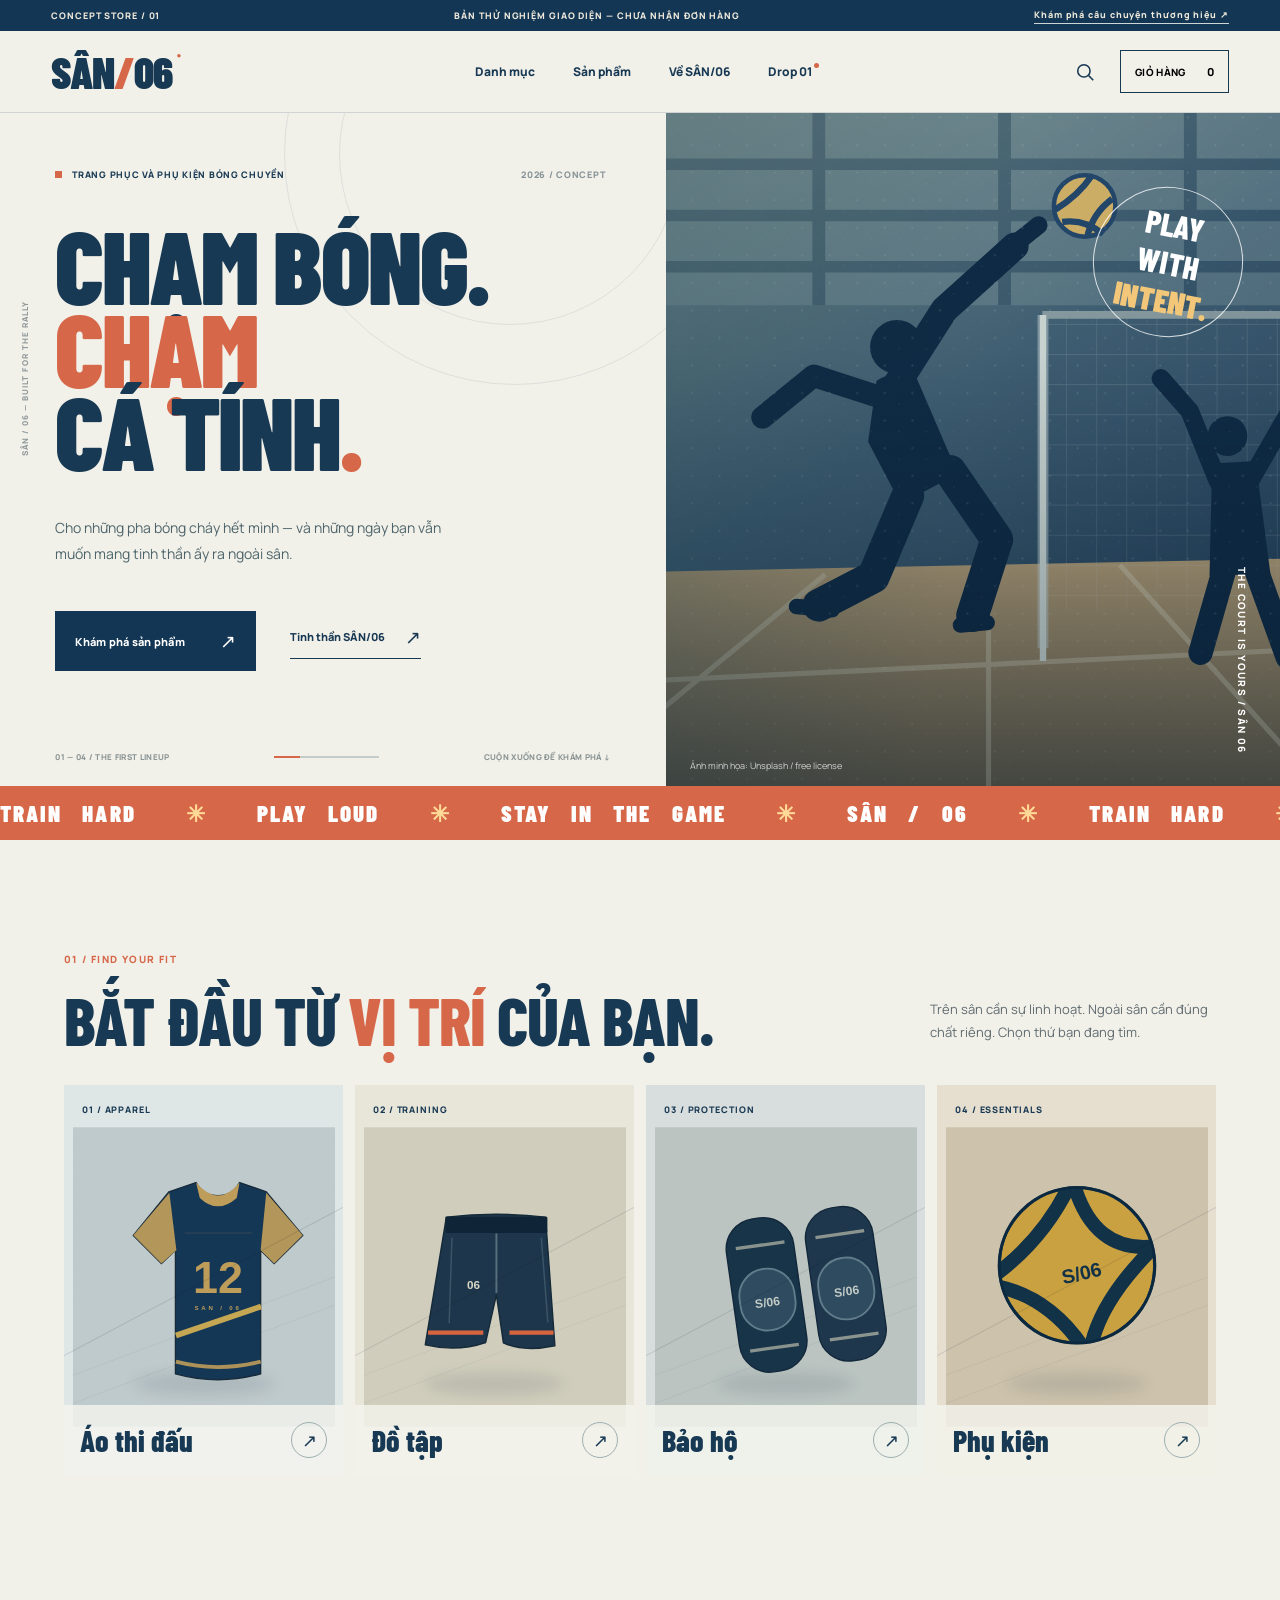
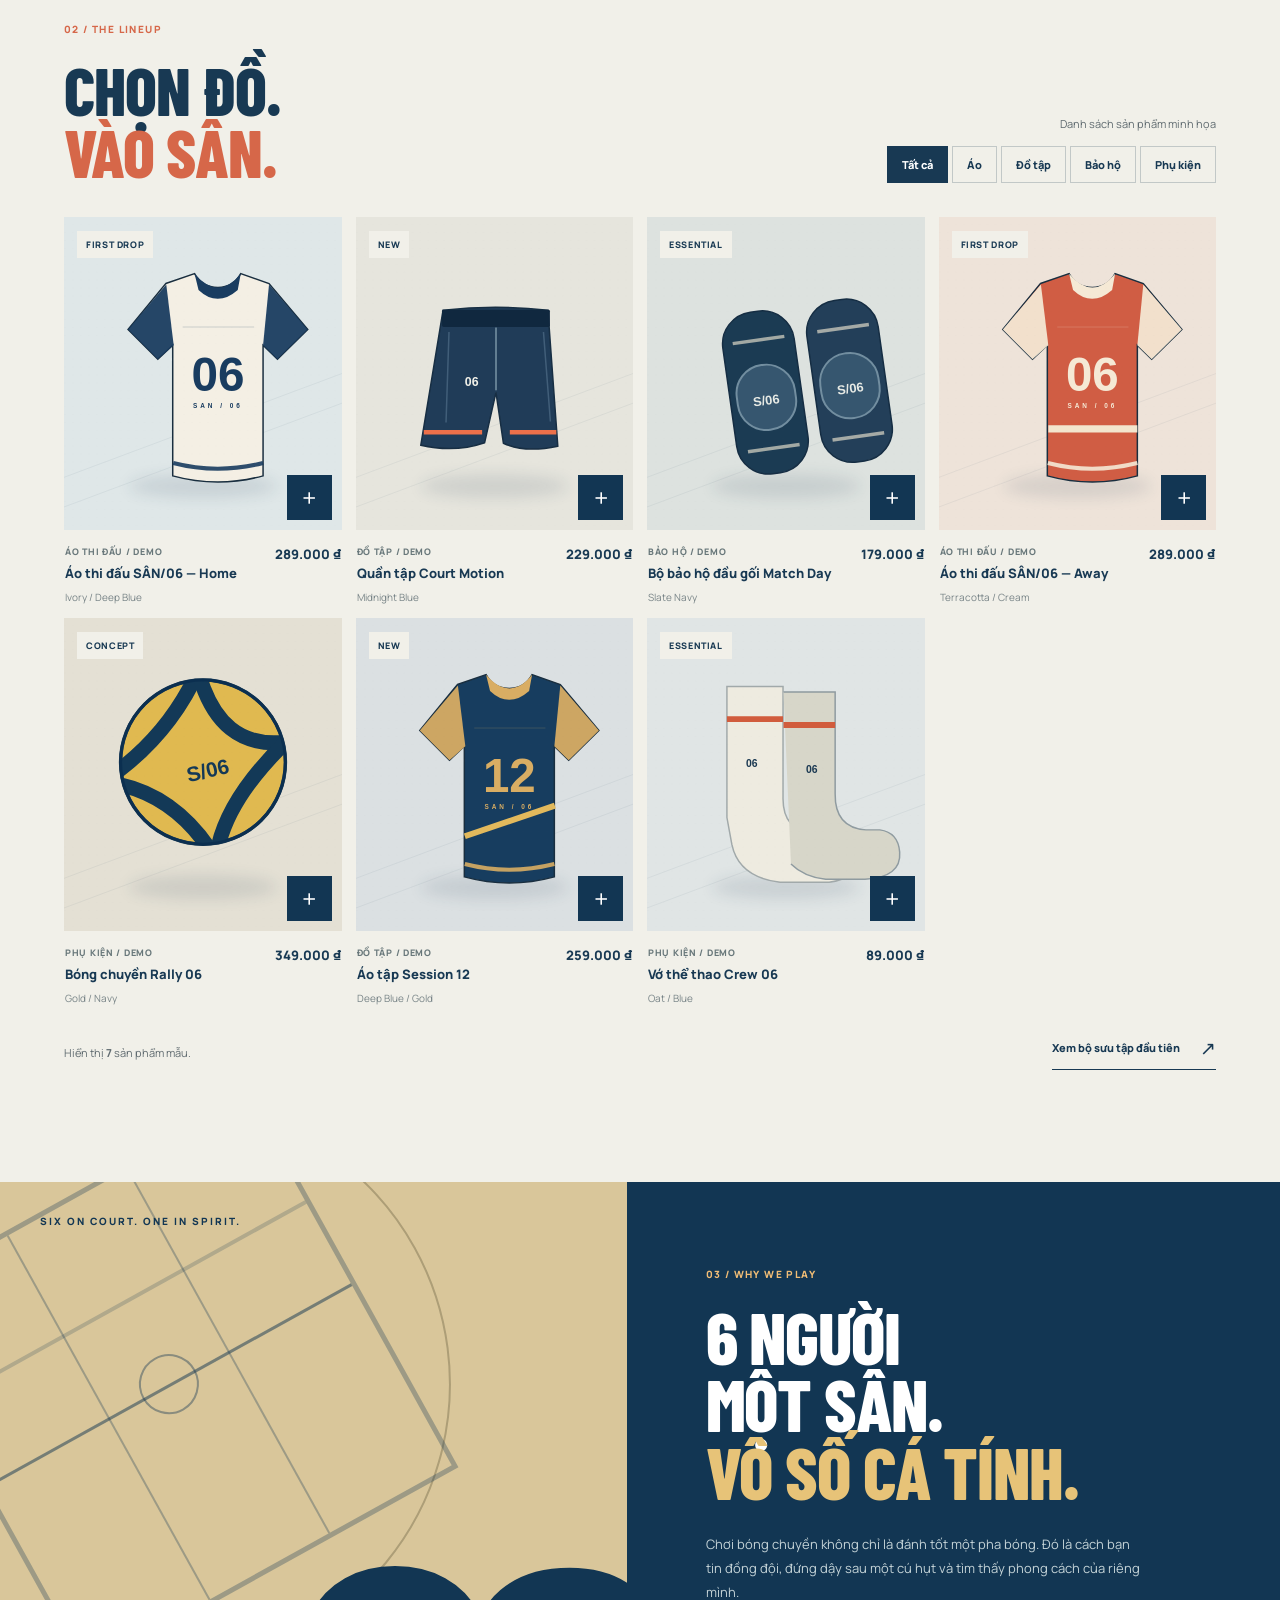
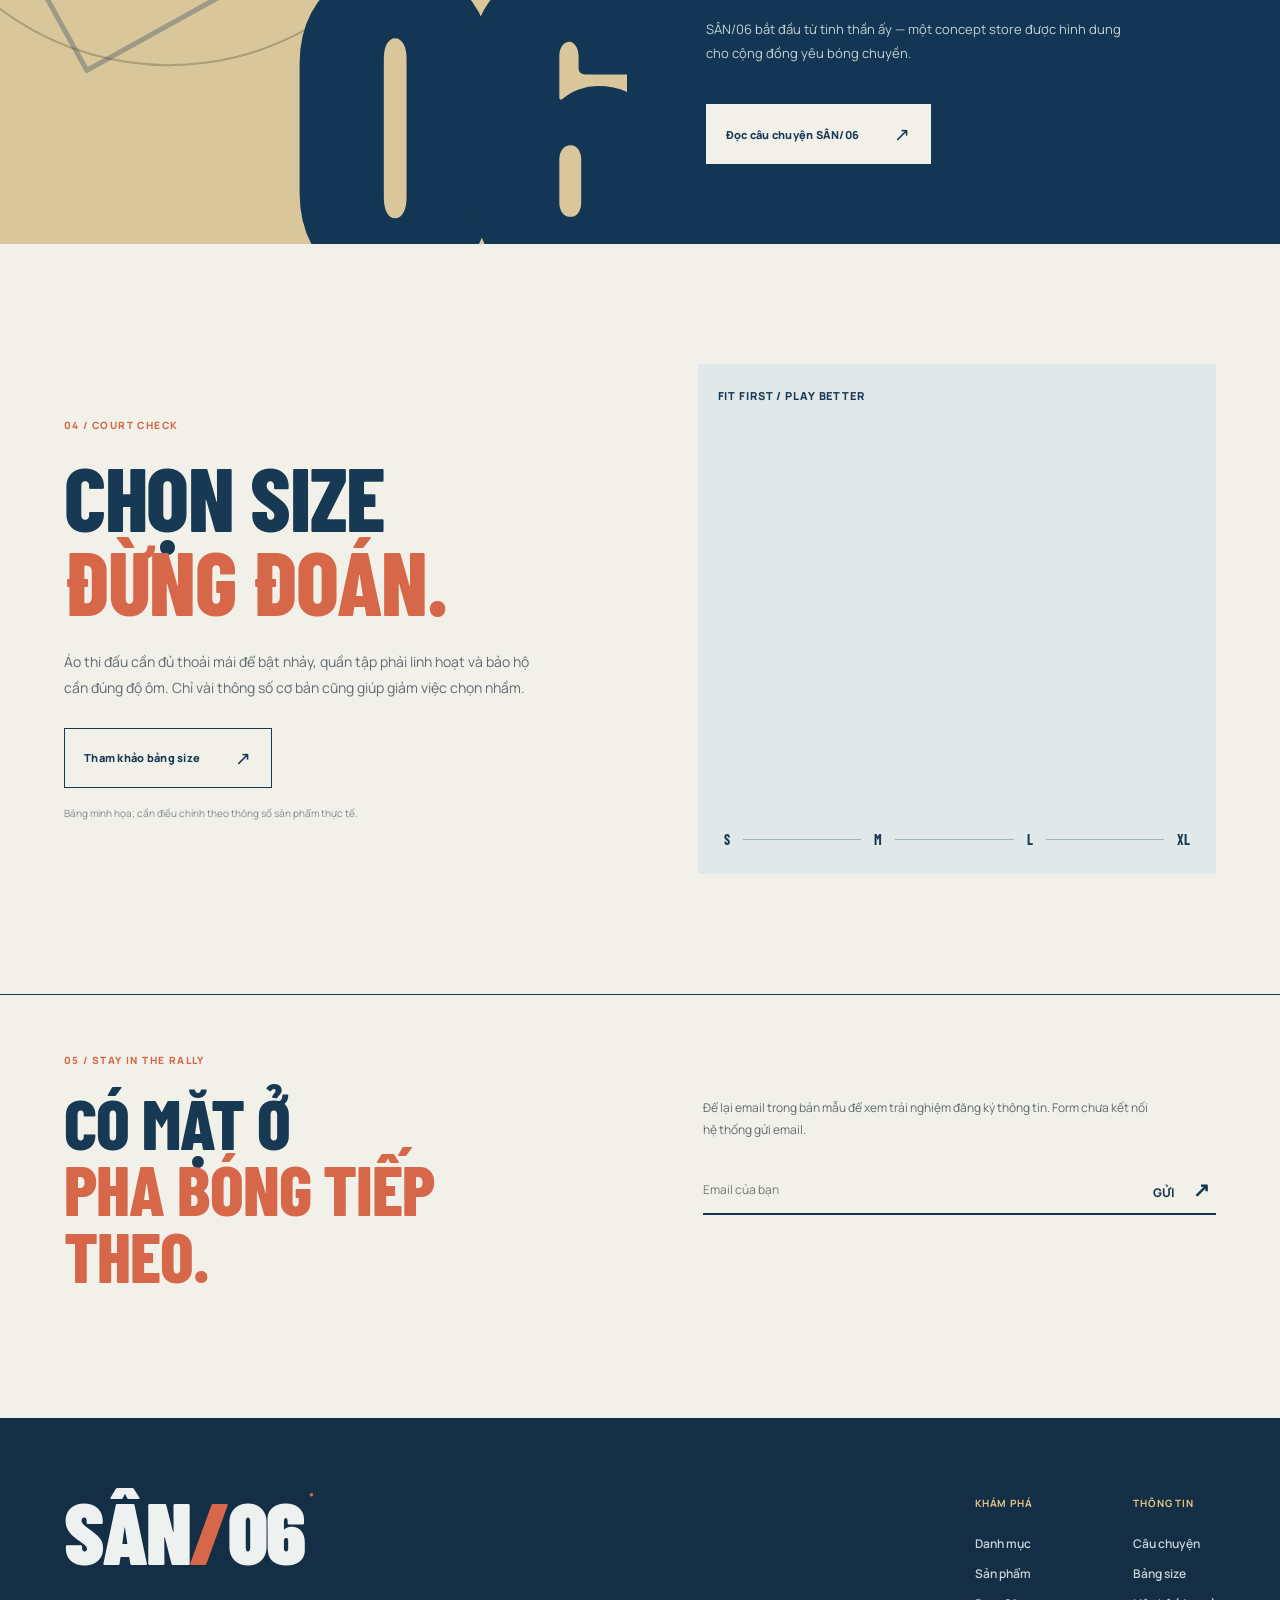
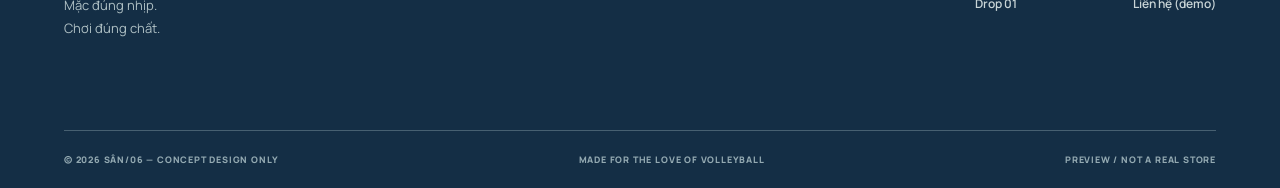
<file: volleyball-store/index.html>
<!doctype html>
<html lang="vi">
<head>
  <meta charset="UTF-8" />
  <meta name="viewport" content="width=device-width, initial-scale=1.0" />
  <meta name="theme-color" content="#f1f0e9" />
  <meta name="description" content="SÂN/06 — concept store trang phục và phụ kiện bóng chuyền. Tìm outfit, đồ tập và phụ kiện cho nhịp chơi của bạn." />
  <title>SÂN/06 — Trang chủ / The Game Starts Here</title>
  <link rel="preconnect" href="https://fonts.googleapis.com" />
  <link rel="preconnect" href="https://fonts.gstatic.com" crossorigin />
  <link href="https://fonts.googleapis.com/css2?family=Barlow+Condensed:wght@400;500;600;700;800;900&family=Manrope:wght@400;500;600;700;800&display=swap" rel="stylesheet" />
  <link rel="stylesheet" href="styles.css" />
  <script src="app.js" defer></script>
</head>
<body data-page="home">
  <a class="skip-link" href="#main">Đi đến nội dung</a>
  <div class="notice-bar"><span>CONCEPT STORE / 01</span><span>BẢN THỬ NGHIỆM GIAO DIỆN — CHƯA NHẬN ĐƠN HÀNG</span><a href="landing.html">Khám phá câu chuyện thương hiệu <span aria-hidden="true">↗</span></a></div>
  <header class="site-header">
    <a class="brand" href="index.html" aria-label="SÂN/06 — Trang chủ">SÂN<span class="brand-slash">/</span>06<span class="brand-dot">●</span></a>
    <nav class="desktop-nav" aria-label="Điều hướng chính"><a href="#categories">Danh mục</a><a href="#shop">Sản phẩm</a><a href="#story">Về SÂN/06</a><a href="landing.html">Drop 01 <span class="nav-dot"></span></a></nav>
    <div class="header-actions"><button class="icon-btn" data-open-search aria-label="Tìm kiếm sản phẩm"><svg viewBox="0 0 24 24" fill="none" stroke="currentColor" stroke-width="1.7"><circle cx="10.8" cy="10.8" r="6.7"/><path d="m16 16 5 5"/></svg></button><button class="cart-toggle" data-open-cart aria-label="Mở giỏ hàng">GIỎ HÀNG <span data-cart-count>0</span></button><button class="mobile-menu-btn" aria-label="Mở menu" aria-expanded="false" data-mobile-menu><span></span><span></span></button></div>
  </header>
  <nav class="mobile-nav" id="mobile-nav" aria-label="Điều hướng di động" hidden><a href="#categories">Danh mục</a><a href="#shop">Sản phẩm</a><a href="#story">Về chúng tôi</a><a href="landing.html">Drop 01</a></nav>
  <main id="main">
    <section class="home-hero" aria-labelledby="home-title">
      <div class="home-hero-copy"><div class="vertical-side-label">SÂN / 06 — BUILT FOR THE RALLY</div><div class="hero-overline"><span class="small-square"></span> TRANG PHỤC VÀ PHỤ KIỆN BÓNG CHUYỀN <span>2026 / CONCEPT</span></div><h1 id="home-title">CHẠM BÓNG.<br/><span>CHẠM</span><br/>CÁ TÍNH<span class="period">.</span></h1><p>Cho những pha bóng cháy hết mình — và những ngày bạn vẫn muốn mang tinh thần ấy ra ngoài sân.</p><div class="hero-actions"><a class="btn btn-ink" href="#shop">Khám phá sản phẩm <span aria-hidden="true">↗</span></a><a class="text-link" href="landing.html">Tinh thần SÂN/06 <span aria-hidden="true">↗</span></a></div><div class="hero-bottom"><span>01 — 04 / THE FIRST LINEUP</span><div class="home-hero-progress"><i></i></div><span>CUỘN XUỐNG ĐỂ KHÁM PHÁ ↓</span></div></div>
      <div class="home-hero-visual"><div class="hero-photo" role="img" aria-label="Các vận động viên thi đấu bóng chuyền trong nhà"><div class="image-credit">Ảnh minh họa: Unsplash / free license</div></div><div class="visual-stamp"><span>PLAY</span><span>WITH</span><strong>INTENT.</strong></div><div class="photo-edge-label">THE COURT IS YOURS / SÂN 06</div></div>
    </section>
    <div class="running-line" aria-hidden="true"><div class="running-inner">TRAIN HARD <i>✳</i> PLAY LOUD <i>✳</i> STAY IN THE GAME <i>✳</i> SÂN / 06 <i>✳</i> TRAIN HARD <i>✳</i> PLAY LOUD <i>✳</i> STAY IN THE GAME <i>✳</i></div></div>
    <section class="section-wrap categories-section" id="categories" aria-labelledby="categories-title"><div class="section-heading"><div><p class="section-index">01 / FIND YOUR FIT</p><h2 id="categories-title">BẮT ĐẦU TỪ <em>VỊ TRÍ</em> CỦA BẠN.</h2></div><p>Trên sân cần sự linh hoạt. Ngoài sân cần đúng chất riêng. Chọn thứ bạn đang tìm.</p></div><div class="category-grid"><a class="category-card cat-one" href="#shop" data-category-link="ao"><div class="category-number">01 / APPAREL</div><img src="assets/jersey-blue.svg" alt="Minh họa áo thi đấu bóng chuyền" loading="lazy"/><div class="category-bottom"><span>Áo thi đấu</span><span class="round-arrow">↗</span></div></a><a class="category-card cat-two" href="#shop" data-category-link="tap"><div class="category-number">02 / TRAINING</div><img src="assets/shorts.svg" alt="Minh họa quần tập bóng chuyền" loading="lazy"/><div class="category-bottom"><span>Đồ tập</span><span class="round-arrow">↗</span></div></a><a class="category-card cat-three" href="#shop" data-category-link="baove"><div class="category-number">03 / PROTECTION</div><img src="assets/kneepads.svg" alt="Minh họa bộ bảo vệ đầu gối bóng chuyền" loading="lazy"/><div class="category-bottom"><span>Bảo hộ</span><span class="round-arrow">↗</span></div></a><a class="category-card cat-four" href="#shop" data-category-link="phukien"><div class="category-number">04 / ESSENTIALS</div><img src="assets/volleyball.svg" alt="Minh họa bóng chuyền" loading="lazy"/><div class="category-bottom"><span>Phụ kiện</span><span class="round-arrow">↗</span></div></a></div></section>
    <section class="section-wrap products-section" id="shop" aria-labelledby="shop-title"><div class="section-heading heading-products"><div><p class="section-index">02 / THE LINEUP</p><h2 id="shop-title">CHỌN ĐỒ.<br/><em>VÀO SÂN.</em></h2></div><div class="product-controls"><span>Danh sách sản phẩm minh họa</span><div class="filter-row" role="group" aria-label="Lọc theo danh mục"><button class="filter active" data-filter="all" aria-pressed="true">Tất cả</button><button class="filter" data-filter="ao" aria-pressed="false">Áo</button><button class="filter" data-filter="tap" aria-pressed="false">Đồ tập</button><button class="filter" data-filter="baove" aria-pressed="false">Bảo hộ</button><button class="filter" data-filter="phukien" aria-pressed="false">Phụ kiện</button></div></div></div><div class="product-grid" id="products-grid" aria-live="polite"></div><div class="products-bottom"><span>Hiển thị <strong id="product-total">0</strong> sản phẩm mẫu.</span><a class="text-link" href="landing.html">Xem bộ sưu tập đầu tiên <span aria-hidden="true">↗</span></a></div></section>
    <section class="story-section" id="story" aria-labelledby="story-title"><div class="story-graphic"><div class="court-graphic"><div class="court-inner"><div class="court-net"></div><div class="court-mid"></div><div class="court-circle"></div></div></div><div class="story-big-num">06<span>●</span></div><span class="story-graphic-small">SIX ON COURT. ONE IN SPIRIT.</span></div><div class="story-copy"><p class="section-index on-dark">03 / WHY WE PLAY</p><h2 id="story-title">6 NGƯỜI<br/>MỘT SÂN.<br/><em>VÔ SỐ CÁ TÍNH.</em></h2><p>Chơi bóng chuyền không chỉ là đánh tốt một pha bóng. Đó là cách bạn tin đồng đội, đứng dậy sau một cú hụt và tìm thấy phong cách của riêng mình.</p><p>SÂN/06 bắt đầu từ tinh thần ấy — một concept store được hình dung cho cộng đồng yêu bóng chuyền.</p><a class="btn btn-paper" href="landing.html">Đọc câu chuyện SÂN/06 <span aria-hidden="true">↗</span></a></div></section>
    <section class="section-wrap kit-section" aria-labelledby="kit-title"><div class="kit-copy"><p class="section-index">04 / COURT CHECK</p><h2 id="kit-title">CHỌN SIZE<br/><em>ĐỪNG ĐOÁN.</em></h2><p>Áo thi đấu cần đủ thoải mái để bật nhảy, quần tập phải linh hoạt và bảo hộ cần đúng độ ôm. Chỉ vài thông số cơ bản cũng giúp giảm việc chọn nhầm.</p><button class="btn btn-outline" data-open-size>Tham khảo bảng size <span aria-hidden="true">↗</span></button><small>Bảng minh họa; cần điều chỉnh theo thông số sản phẩm thực tế.</small></div><div class="kit-art"><div class="kit-art-label">FIT FIRST / PLAY BETTER</div><img src="assets/jersey-cream.svg" alt="Minh họa áo thể thao dùng để hướng dẫn chọn kích thước" loading="lazy"/><div class="kit-size-ruler">S <b></b> M <b></b> L <b></b> XL</div></div></section>
    <section class="newsletter-section" aria-labelledby="news-title"><div><p class="section-index">05 / STAY IN THE RALLY</p><h2 id="news-title">CÓ MẶT Ở<br/><em>PHA BÓNG TIẾP THEO.</em></h2></div><div class="newsletter-right"><p>Để lại email trong bản mẫu để xem trải nghiệm đăng ký thông tin. Form chưa kết nối hệ thống gửi email.</p><form class="newsletter-form" data-newsletter-form><label class="visually-hidden" for="home-email">Địa chỉ email</label><input id="home-email" type="email" name="email" placeholder="Email của bạn" autocomplete="email" required/><button type="submit">GỬI <span aria-hidden="true">↗</span></button></form><p class="form-status" role="status" aria-live="polite"></p></div></section>
  </main>
  <footer class="site-footer"><div class="footer-top"><div><a class="brand brand-footer" href="index.html">SÂN<span class="brand-slash">/</span>06<span class="brand-dot">●</span></a><p>Mặc đúng nhịp.<br/>Chơi đúng chất.</p></div><div class="footer-nav"><div><b>KHÁM PHÁ</b><a href="#categories">Danh mục</a><a href="#shop">Sản phẩm</a><a href="landing.html">Drop 01</a></div><div><b>THÔNG TIN</b><a href="#story">Câu chuyện</a><button data-open-size>Bảng size</button><a href="mailto:hello@example.com">Liên hệ (demo)</a></div></div></div><div class="footer-bottom"><span>© 2026 SÂN/06 — CONCEPT DESIGN ONLY</span><span>MADE FOR THE LOVE OF VOLLEYBALL</span><span>PREVIEW / NOT A REAL STORE</span></div></footer>
  <dialog class="ui-dialog search-dialog" id="search-dialog" aria-labelledby="search-title"><div class="dialog-header"><h2 id="search-title">TÌM GÌ CHO TRẬN TỚI?</h2><button class="close-btn" data-close-dialog aria-label="Đóng tìm kiếm">×</button></div><label class="visually-hidden" for="search-input">Tìm sản phẩm</label><input id="search-input" class="search-input" type="search" placeholder="Thử “áo”, “bảo hộ”, “bóng”..." autocomplete="off"/><div class="search-results" id="search-results" aria-live="polite"></div></dialog>
  <dialog class="ui-dialog quick-dialog" id="quick-dialog" aria-labelledby="quick-title"><button class="close-btn quick-close" data-close-dialog aria-label="Đóng xem nhanh">×</button><div id="quick-content"></div></dialog>
  <dialog class="ui-dialog cart-dialog" id="cart-dialog" aria-labelledby="cart-title"><div class="dialog-header"><div><span class="dialog-kicker">YOUR LINEUP</span><h2 id="cart-title">GIỎ HÀNG <span data-cart-count>0</span></h2></div><button class="close-btn" data-close-dialog aria-label="Đóng giỏ hàng">×</button></div><div class="cart-items" id="cart-items"></div><div class="cart-footer"><div class="cart-total"><span>TẠM TÍNH</span><strong id="cart-subtotal">0₫</strong></div><button class="btn btn-ink btn-full" type="button" disabled>THANH TOÁN — CHƯA KÍCH HOẠT</button><small>Giỏ hàng chỉ mô phỏng. Chưa kết nối tồn kho, vận chuyển hay thanh toán.</small></div></dialog>
  <dialog class="ui-dialog size-dialog" id="size-dialog" aria-labelledby="size-title"><div class="dialog-header"><h2 id="size-title">BẢNG SIZE THAM KHẢO</h2><button class="close-btn" data-close-dialog aria-label="Đóng bảng size">×</button></div><p>Ví dụ minh họa cho áo form tiêu chuẩn, không áp dụng cho mọi sản phẩm.</p><div class="table-overflow"><table><thead><tr><th>Size</th><th>Ngực áo (cm)</th><th>Dài áo (cm)</th><th>Vai (cm)</th></tr></thead><tbody><tr><th>S</th><td>96</td><td>65</td><td>42</td></tr><tr><th>M</th><td>102</td><td>68</td><td>44</td></tr><tr><th>L</th><td>108</td><td>71</td><td>46</td></tr><tr><th>XL</th><td>114</td><td>74</td><td>48</td></tr></tbody></table></div><small>Cần thay toàn bộ số đo bằng bảng size do nhà cung cấp xác nhận trước khi bán.</small></dialog>
</body>
</html>
</file>
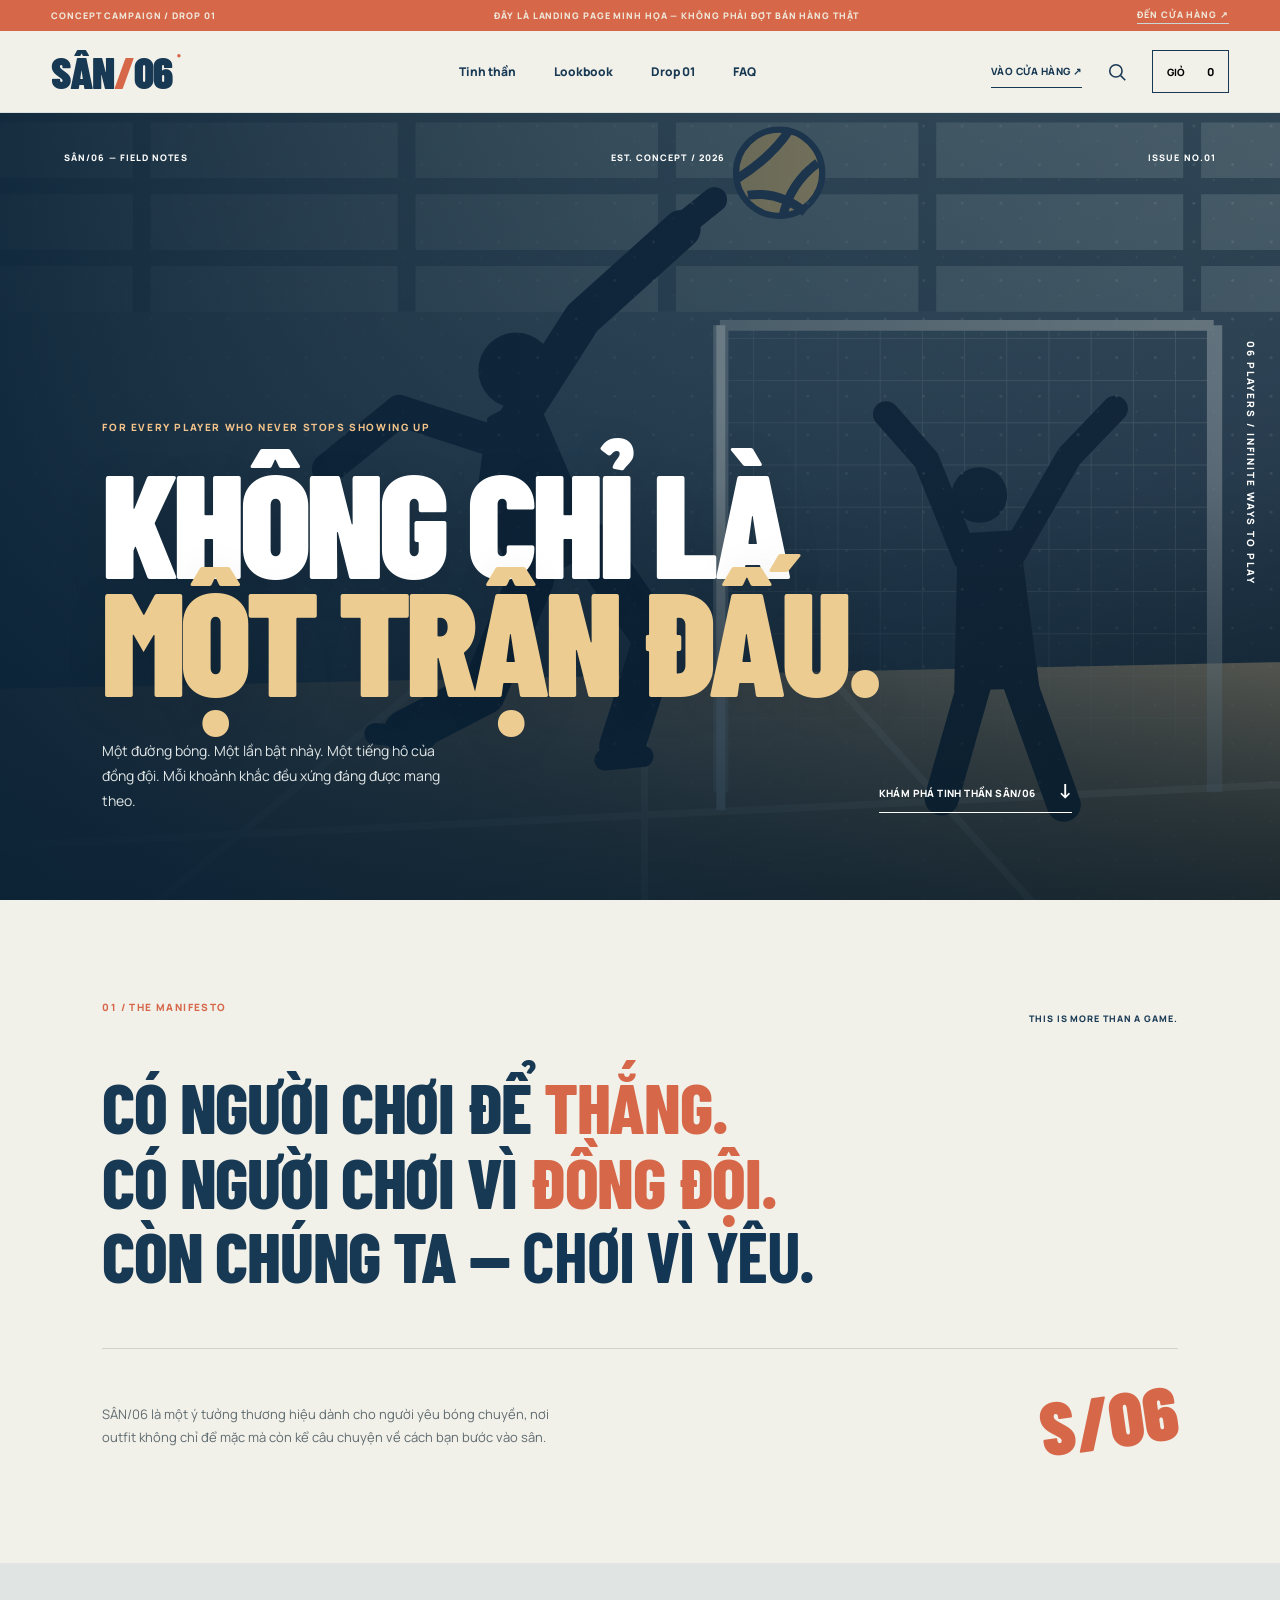
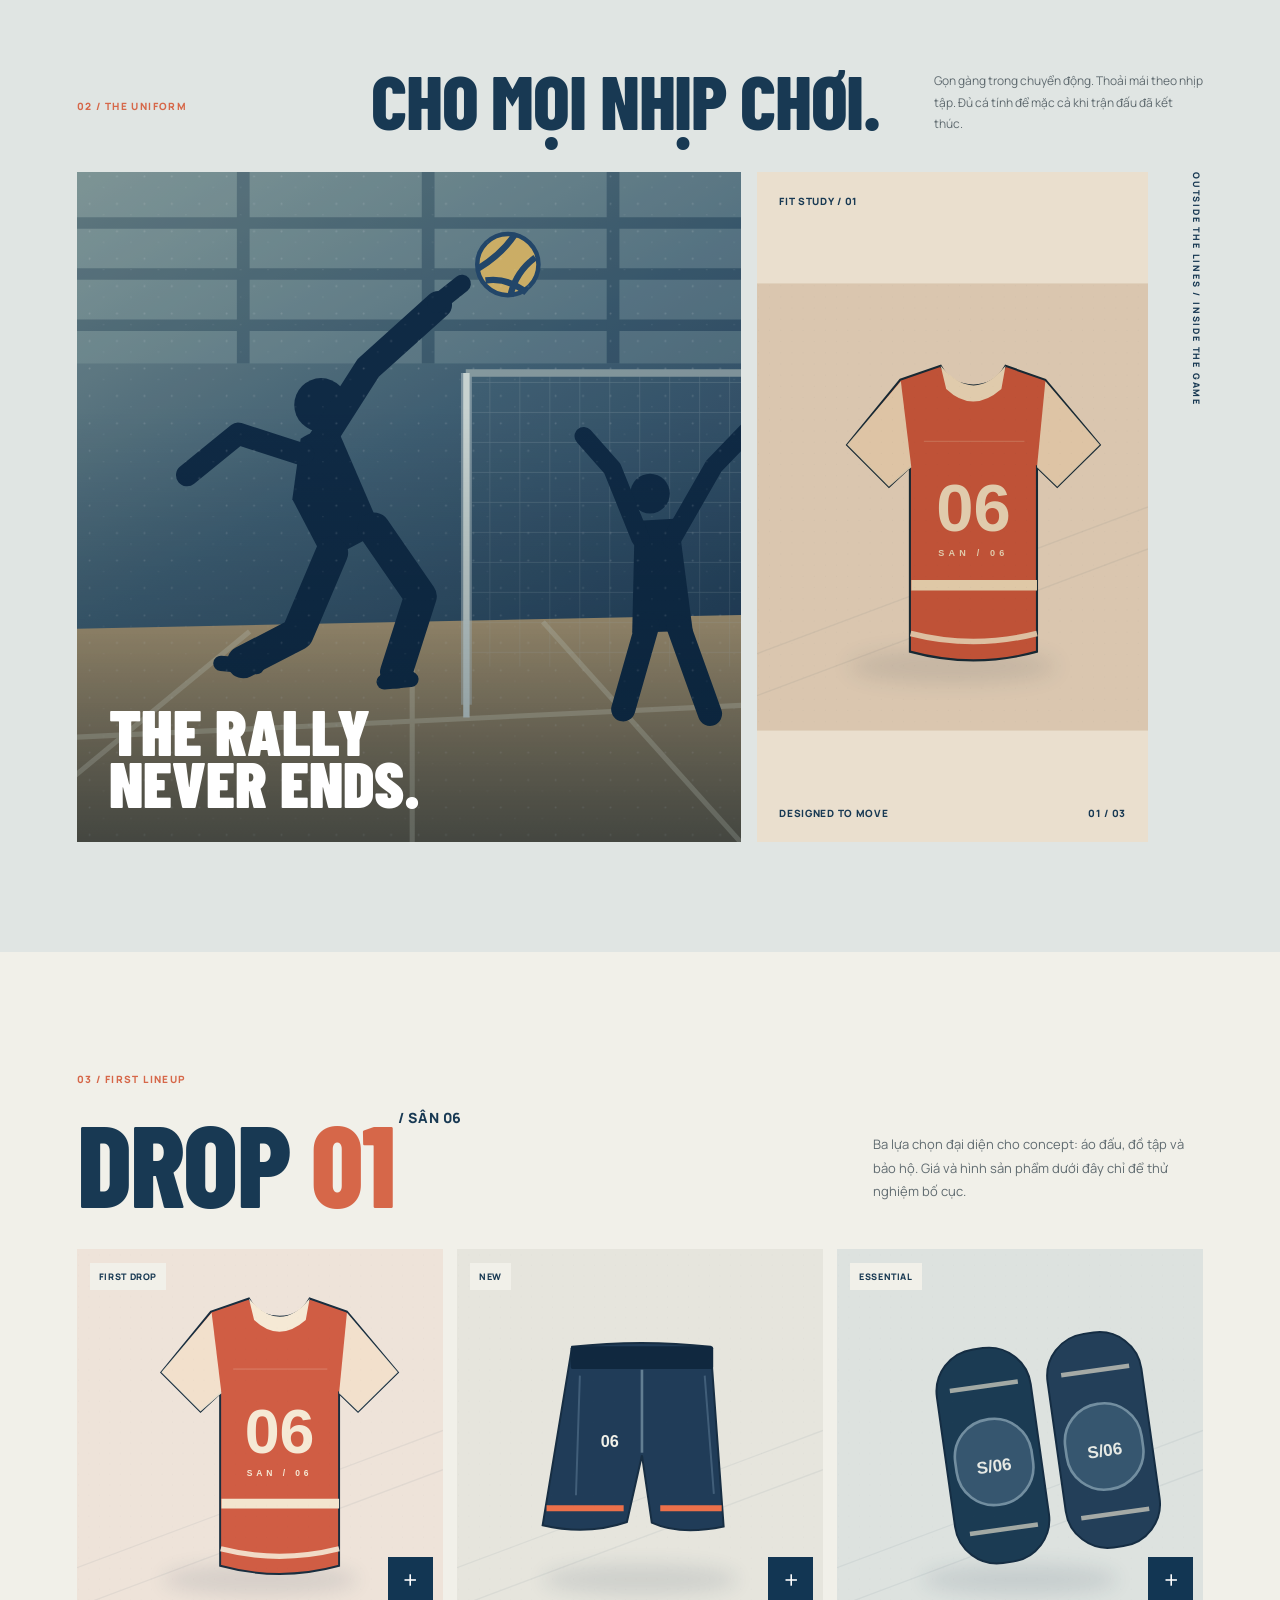
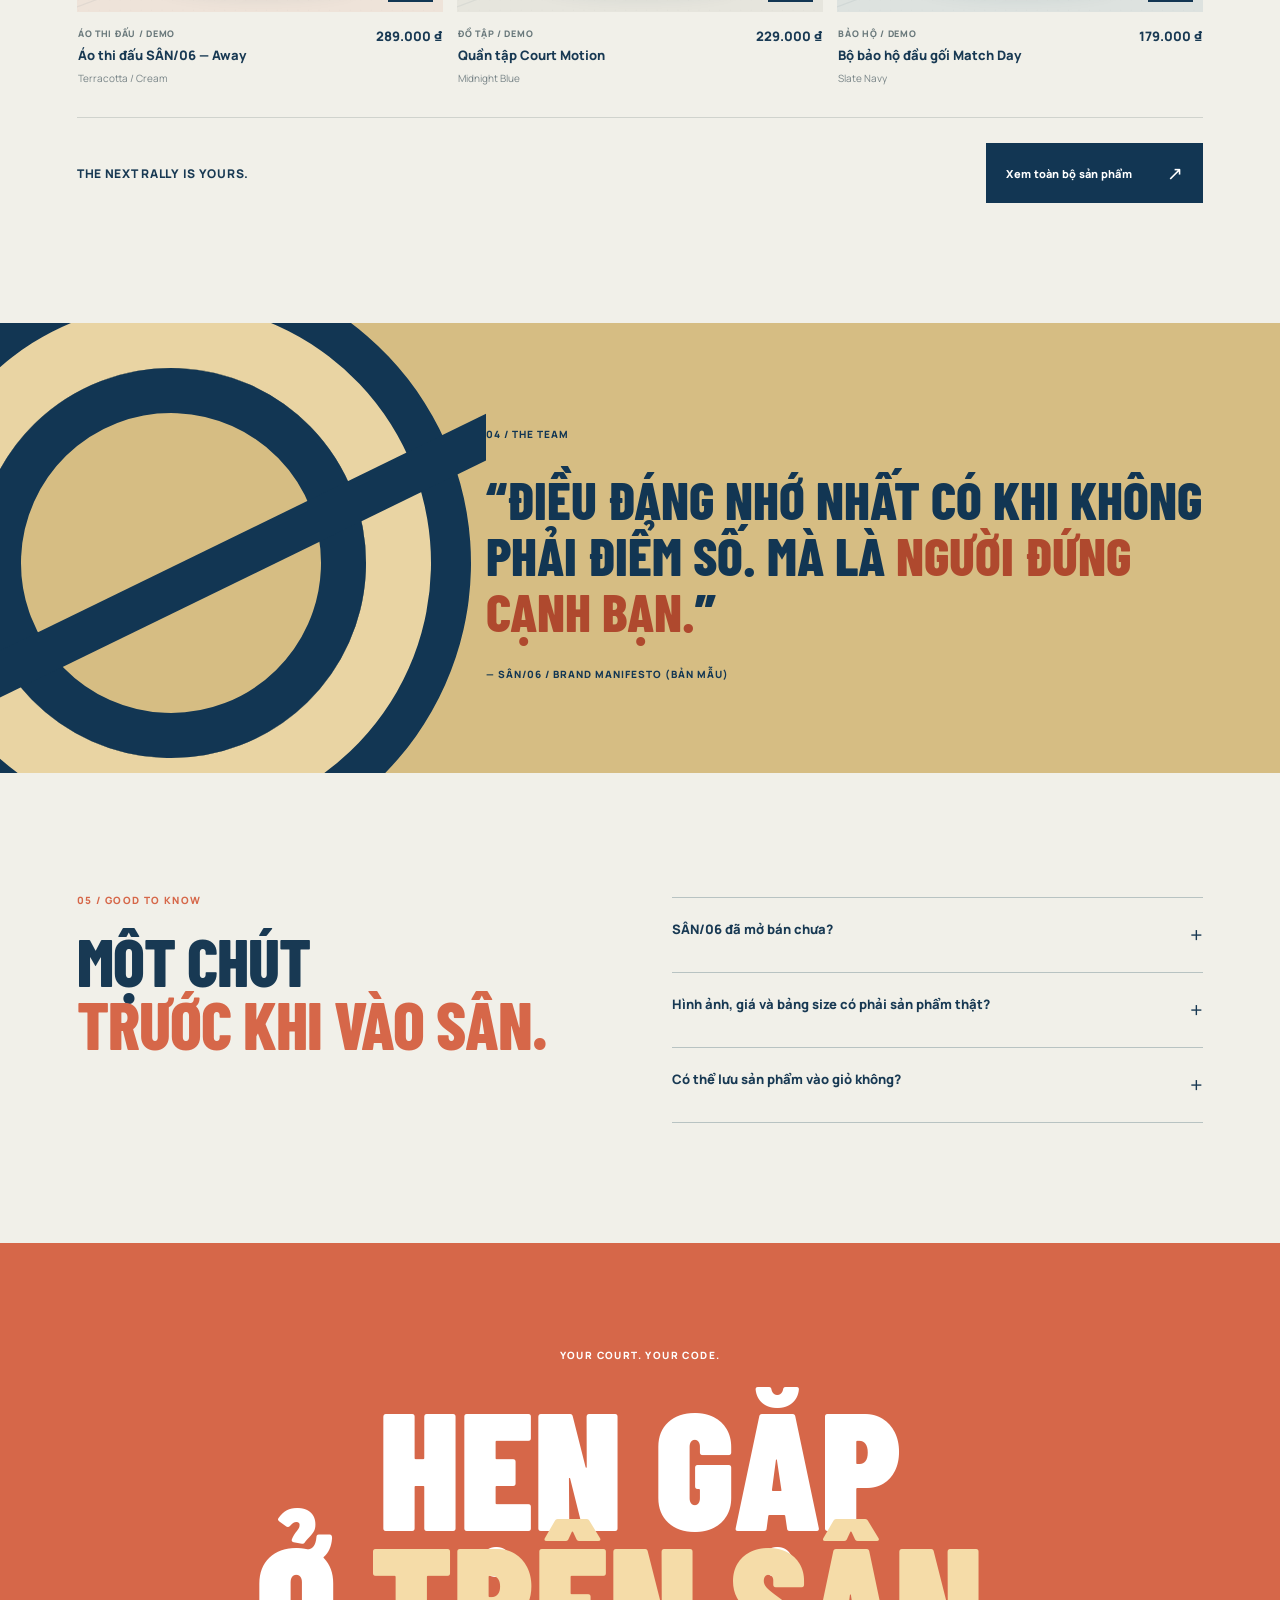
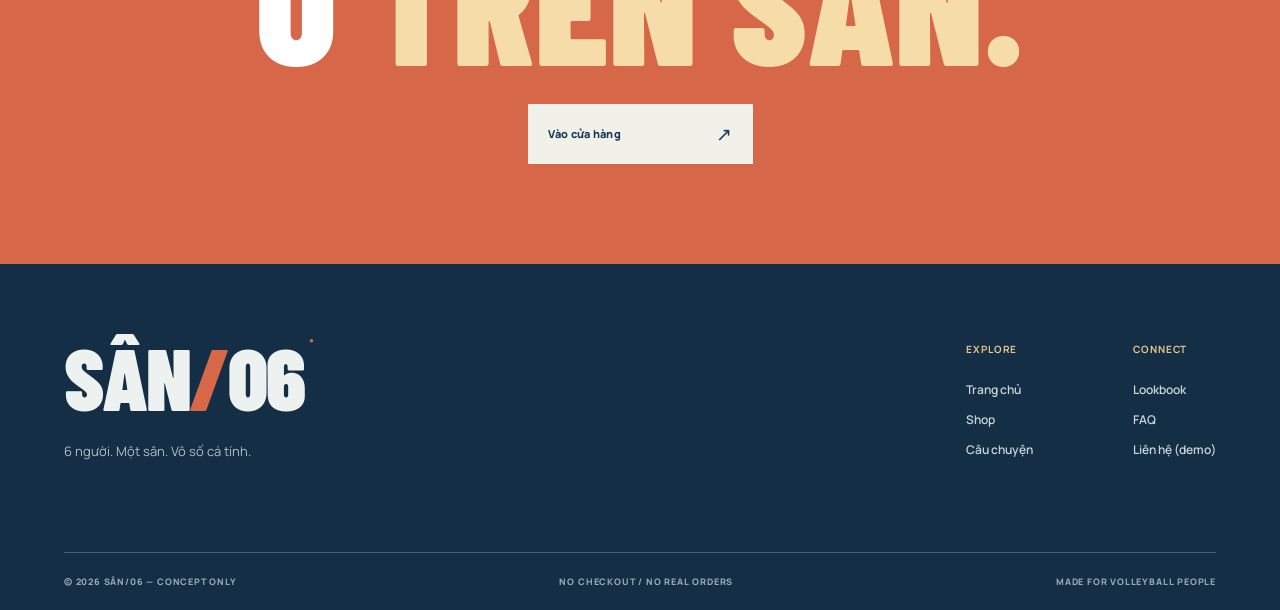
<file: volleyball-store/landing.html>
<!doctype html>
<html lang="vi">
<head><meta charset="UTF-8"/><meta name="viewport" content="width=device-width,initial-scale=1.0"/><meta name="theme-color" content="#153b5b"/><meta name="description" content="Drop 01 by SÂN/06 — câu chuyện về cộng đồng bóng chuyền và bộ sưu tập thể thao được hình dung cho từng pha bóng."/><title>DROP 01 — SÂN/06 / Không chỉ là một trận đấu</title><link rel="preconnect" href="https://fonts.googleapis.com"/><link rel="preconnect" href="https://fonts.gstatic.com" crossorigin/><link href="https://fonts.googleapis.com/css2?family=Barlow+Condensed:wght@400;500;600;700;800;900&family=Manrope:wght@400;500;600;700;800&display=swap" rel="stylesheet"/><link rel="stylesheet" href="styles.css"/><script src="app.js" defer></script></head>
<body data-page="landing"><a class="skip-link" href="#main">Đi đến nội dung</a><div class="notice-bar notice-bar-landing"><span>CONCEPT CAMPAIGN / DROP 01</span><span>ĐÂY LÀ LANDING PAGE MINH HỌA — KHÔNG PHẢI ĐỢT BÁN HÀNG THẬT</span><a href="index.html">ĐẾN CỬA HÀNG ↗</a></div><header class="site-header landing-header"><a class="brand" href="index.html" aria-label="SÂN/06 — về trang chủ">SÂN<span class="brand-slash">/</span>06<span class="brand-dot">●</span></a><nav class="desktop-nav" aria-label="Điều hướng chính"><a href="#manifesto">Tinh thần</a><a href="#lookbook">Lookbook</a><a href="#drop">Drop 01</a><a href="#faq">FAQ</a></nav><div class="header-actions"><a class="landing-shop-link" href="index.html#shop">VÀO CỬA HÀNG <span aria-hidden="true">↗</span></a><button class="icon-btn" data-open-search aria-label="Tìm kiếm"><svg viewBox="0 0 24 24" fill="none" stroke="currentColor" stroke-width="1.7"><circle cx="10.8" cy="10.8" r="6.7"/><path d="m16 16 5 5"/></svg></button><button class="cart-toggle" data-open-cart aria-label="Mở giỏ hàng">GIỎ <span data-cart-count>0</span></button><button class="mobile-menu-btn" aria-label="Mở menu" aria-expanded="false" data-mobile-menu><span></span><span></span></button></div></header><nav class="mobile-nav" id="mobile-nav" aria-label="Điều hướng di động" hidden><a href="#manifesto">Tinh thần</a><a href="#lookbook">Lookbook</a><a href="#drop">Drop 01</a><a href="index.html#shop">Vào cửa hàng</a></nav>
<main id="main"><section class="campaign-hero" aria-labelledby="campaign-title"><div class="campaign-photo"></div><div class="campaign-overlay"></div><div class="campaign-topline"><span>SÂN/06 — FIELD NOTES</span><span>EST. CONCEPT / 2026</span><span>ISSUE NO.01</span></div><div class="campaign-inner"><p>FOR EVERY PLAYER WHO NEVER STOPS SHOWING UP</p><h1 id="campaign-title">KHÔNG CHỈ LÀ<br/><span>MỘT TRẬN ĐẤU.</span></h1><div class="campaign-hero-lower"><div class="campaign-intro">Một đường bóng. Một lần bật nhảy. Một tiếng hô của đồng đội. Mỗi khoảnh khắc đều xứng đáng được mang theo.</div><a href="#manifesto" class="campaign-scroll">KHÁM PHÁ TINH THẦN SÂN/06 <b>↓</b></a></div></div><div class="campaign-side">06 PLAYERS / INFINITE WAYS TO PLAY</div></section>
<section class="manifesto-section" id="manifesto" aria-labelledby="manifesto-title"><div class="manifesto-header"><p class="section-index">01 / THE MANIFESTO</p><span>THIS IS MORE THAN A GAME.</span></div><h2 id="manifesto-title">CÓ NGƯỜI CHƠI ĐỂ <em>THẮNG.</em><br/>CÓ NGƯỜI CHƠI VÌ <em>ĐỒNG ĐỘI.</em><br/>CÒN CHÚNG TA — <strong>CHƠI VÌ YÊU.</strong></h2><div class="manifesto-footer"><p>SÂN/06 là một ý tưởng thương hiệu dành cho người yêu bóng chuyền, nơi outfit không chỉ để mặc mà còn kể câu chuyện về cách bạn bước vào sân.</p><div class="manifesto-mark" aria-hidden="true">S/06</div></div></section>
<section class="lookbook-section" id="lookbook" aria-labelledby="lookbook-title"><div class="lookbook-top"><p class="section-index">02 / THE UNIFORM</p><h2 id="lookbook-title">CHO MỌI NHỊP CHƠI.</h2><p>Gọn gàng trong chuyển động. Thoải mái theo nhịp tập. Đủ cá tính để mặc cả khi trận đấu đã kết thúc.</p></div><div class="lookbook-composition"><div class="lookbook-photo"><div class="lookbook-image-note">THE RALLY NEVER ENDS.</div></div><div class="lookbook-tile"><div class="tile-caption">FIT STUDY / 01</div><img src="assets/jersey-clay.svg" loading="lazy" alt="Áo thể thao màu đỏ đất, sản phẩm minh họa"/><div class="tile-footer"><span>DESIGNED TO MOVE</span><span>01 / 03</span></div></div><div class="lookbook-vertical-text">OUTSIDE THE LINES / INSIDE THE GAME</div></div></section>
<section class="drop-section" id="drop" aria-labelledby="drop-title"><div class="drop-intro"><div><p class="section-index">03 / FIRST LINEUP</p><h2 id="drop-title">DROP <em>01</em><span> / SÂN 06</span></h2></div><p>Ba lựa chọn đại diện cho concept: áo đấu, đồ tập và bảo hộ. Giá và hình sản phẩm dưới đây chỉ để thử nghiệm bố cục.</p></div><div class="product-grid drop-grid" id="drop-grid" aria-live="polite"></div><div class="drop-end"><span>THE NEXT RALLY IS YOURS.</span><a class="btn btn-ink" href="index.html#shop">Xem toàn bộ sản phẩm <span aria-hidden="true">↗</span></a></div></section>
<section class="quote-section"><div class="quote-ball" aria-hidden="true"><div></div></div><div><span>04 / THE TEAM</span><blockquote>“ĐIỀU ĐÁNG NHỚ NHẤT CÓ KHI KHÔNG PHẢI ĐIỂM SỐ. MÀ LÀ <em>NGƯỜI ĐỨNG CẠNH BẠN.</em>”</blockquote><p>— SÂN/06 / BRAND MANIFESTO (BẢN MẪU)</p></div></section>
<section class="faq-section section-wrap" id="faq" aria-labelledby="faq-title"><div><p class="section-index">05 / GOOD TO KNOW</p><h2 id="faq-title">MỘT CHÚT<br/><em>TRƯỚC KHI VÀO SÂN.</em></h2></div><div class="faq-items"><details><summary>SÂN/06 đã mở bán chưa?<span>+</span></summary><p>Chưa. Đây là concept website để kiểm thử giao diện, nội dung và trải nghiệm mua hàng trước khi tích hợp danh mục sản phẩm thật.</p></details><details><summary>Hình ảnh, giá và bảng size có phải sản phẩm thật?<span>+</span></summary><p>Chưa. Tất cả tên sản phẩm, minh họa sản phẩm, giá và thông số size là dữ liệu mô phỏng. Khi vận hành cần thay bằng dữ liệu đã xác thực.</p></details><details><summary>Có thể lưu sản phẩm vào giỏ không?<span>+</span></summary><p>Có. Bạn có thể chọn size, thêm vào giỏ và chỉnh số lượng ngay trong trình duyệt. Website chưa xử lý đặt hàng và thanh toán.</p></details></div></section>
<section class="campaign-cta"><p>YOUR COURT. YOUR CODE.</p><h2>HẸN GẶP<br/>Ở <em>TRÊN SÂN.</em></h2><a class="btn btn-paper" href="index.html#shop">Vào cửa hàng <span aria-hidden="true">↗</span></a></section></main>
<footer class="site-footer"><div class="footer-top"><div><a class="brand brand-footer" href="index.html">SÂN<span class="brand-slash">/</span>06<span class="brand-dot">●</span></a><p>6 người. Một sân. Vô số cá tính.</p></div><div class="footer-nav"><div><b>EXPLORE</b><a href="index.html">Trang chủ</a><a href="index.html#shop">Shop</a><a href="#manifesto">Câu chuyện</a></div><div><b>CONNECT</b><a href="#lookbook">Lookbook</a><a href="#faq">FAQ</a><a href="mailto:hello@example.com">Liên hệ (demo)</a></div></div></div><div class="footer-bottom"><span>© 2026 SÂN/06 — CONCEPT ONLY</span><span>NO CHECKOUT / NO REAL ORDERS</span><span>MADE FOR VOLLEYBALL PEOPLE</span></div></footer>
<dialog class="ui-dialog search-dialog" id="search-dialog" aria-labelledby="search-title"><div class="dialog-header"><h2 id="search-title">TÌM SẢN PHẨM</h2><button class="close-btn" data-close-dialog aria-label="Đóng">×</button></div><label class="visually-hidden" for="search-input">Tìm sản phẩm</label><input id="search-input" class="search-input" type="search" placeholder="Nhập tên sản phẩm..."/><div class="search-results" id="search-results" aria-live="polite"></div></dialog>
<dialog class="ui-dialog quick-dialog" id="quick-dialog" aria-labelledby="quick-title"><button class="close-btn quick-close" data-close-dialog aria-label="Đóng">×</button><div id="quick-content"></div></dialog>
<dialog class="ui-dialog cart-dialog" id="cart-dialog" aria-labelledby="cart-title"><div class="dialog-header"><div><span class="dialog-kicker">YOUR LINEUP</span><h2 id="cart-title">GIỎ HÀNG <span data-cart-count>0</span></h2></div><button class="close-btn" data-close-dialog aria-label="Đóng">×</button></div><div class="cart-items" id="cart-items"></div><div class="cart-footer"><div class="cart-total"><span>TẠM TÍNH</span><strong id="cart-subtotal">0₫</strong></div><button class="btn btn-ink btn-full" disabled>THANH TOÁN — CHƯA KÍCH HOẠT</button><small>Bản demo không nhận đơn hàng.</small></div></dialog></body></html>
</file>
<file: volleyball-store/styles.css>
:root{--paper:#f1f0e9;--white:#fafaf6;--ink:#183953;--navy:#123653;--blue:#1a4668;--rust:#d66749;--gold:#dfb963;--line:#d0d3cd;--muted:#606b70;--type:'Manrope',sans-serif;--display:'Barlow Condensed',Impact,'Arial Narrow',sans-serif;--container:1360px}*{box-sizing:border-box}html{scroll-behavior:smooth}body{margin:0;background:var(--paper);color:var(--ink);font-family:var(--type);-webkit-font-smoothing:antialiased}button,input{font:inherit}button{cursor:pointer}button:disabled{cursor:not-allowed}a{color:inherit;text-decoration:none}img{display:block;max-width:100%}svg{width:100%;height:100%}::selection{background:var(--rust);color:white}:focus-visible{outline:3px solid var(--rust);outline-offset:4px}section[id]{scroll-margin-top:100px}.visually-hidden{position:absolute;width:1px;height:1px;clip:rect(0,0,0,0);white-space:nowrap;overflow:hidden}.skip-link{position:fixed;top:-100px;left:15px;z-index:9999;background:var(--ink);color:#fff;padding:14px}.skip-link:focus{top:10px}
.notice-bar{height:31px;background:var(--navy);color:#f0eadc;display:flex;align-items:center;justify-content:space-between;gap:20px;padding:0 4%;font-size:9px;font-weight:800;letter-spacing:.1em}.notice-bar a{border-bottom:1px solid #cbd6d7;padding-bottom:2px}.site-header{height:82px;padding:0 4%;background:var(--paper);display:flex;align-items:center;justify-content:space-between;position:relative;z-index:50;border-bottom:1px solid rgba(24,57,83,.15)}.brand{font-family:var(--display);font-weight:900;letter-spacing:-.025em;font-size:44px;line-height:.9;white-space:nowrap}.brand-slash{color:var(--rust)}.brand-dot{font-family:Arial,sans-serif;font-size:8px;vertical-align:top;margin-left:5px;color:var(--rust)}.desktop-nav{display:flex;gap:38px;align-items:center;margin-left:45px}.desktop-nav a{font-size:12px;font-weight:800;transition:color .2s}.desktop-nav a:hover{color:var(--rust)}.nav-dot{display:inline-block;background:var(--rust);height:5px;width:5px;border-radius:50%;vertical-align:top}.header-actions{display:flex;gap:18px;align-items:center}.icon-btn{border:0;background:none;color:var(--ink);height:34px;width:34px;padding:6px}.cart-toggle{border:1px solid var(--ink);background:transparent;height:43px;padding:0 14px;display:flex;gap:21px;align-items:center;font-size:10px;letter-spacing:.03em;font-weight:900;transition:background .2s,color .2s}.cart-toggle:hover{background:var(--ink);color:#fff}.cart-toggle span{font-size:11px}.mobile-menu-btn{display:none;border:none;background:none;min-width:36px;height:36px;padding:7px}.mobile-menu-btn span{height:2px;background:var(--ink);display:block;margin:6px auto}.mobile-nav{position:absolute;z-index:55;width:100%;background:var(--paper);padding:24px 5%;border-bottom:1px solid var(--line);box-shadow:0 15px 25px rgba(0,0,0,.06)}.mobile-nav[hidden]{display:none}.mobile-nav a{display:block;font-family:var(--display);font-size:30px;font-weight:700;padding:10px 0;border-bottom:1px solid var(--line)}
.btn{display:inline-flex;justify-content:space-between;align-items:center;gap:35px;padding:16px 19px;font-weight:800;font-size:11px;min-height:49px;border:1px solid transparent;transition:background .2s,color .2s,transform .2s;letter-spacing:.025em}.btn:hover{transform:translateY(-2px)}.btn span{font-size:19px;font-weight:400}.btn-ink{background:var(--navy);color:white}.btn-ink:hover{background:var(--rust)}.btn-paper{background:var(--paper);color:var(--ink)}.btn-paper:hover{background:var(--gold)}.btn-outline{border-color:var(--ink);background:transparent;color:var(--ink)}.btn-outline:hover{background:var(--ink);color:#fff}.btn-full{width:100%}.text-link{font-size:11px;font-weight:900;border-bottom:1px solid currentColor;padding-bottom:8px;display:inline-flex;align-items:center;gap:20px}.text-link span{font-size:19px;font-weight:400}.section-wrap{max-width:var(--container);margin:auto;padding:112px 5%}.section-index{font-size:10px;font-weight:900;letter-spacing:.14em;margin:0 0 22px;color:var(--rust)}.section-heading{display:flex;justify-content:space-between;align-items:end;gap:70px;margin-bottom:34px}.section-heading h2,.kit-copy h2,.story-copy h2,.lookbook-top h2,.drop-intro h2,.faq-section h2,.newsletter-section h2{font:800 clamp(43px,5.2vw,76px)/.94 var(--display);letter-spacing:-.015em;margin:0}.section-heading h2 em,.kit-copy h2 em,.story-copy h2 em,.newsletter-section h2 em,.lookbook-top h2 em,.faq-section h2 em{font-style:normal;color:var(--rust)}.section-heading>p{max-width:286px;font-size:13px;line-height:1.8;color:var(--muted);margin:0 0 6px}
/* HOME HERO */
.home-hero{min-height:668px;display:grid;grid-template-columns:52% 48%;overflow:hidden}.home-hero-copy{padding:55px 8.3% 24px;position:relative;display:flex;flex-direction:column;justify-content:center;background:var(--paper);isolation:isolate}.home-hero-copy:before{content:'';position:absolute;top:-190px;right:-80px;width:460px;height:460px;border:1px solid rgba(24,57,83,.09);border-radius:50%;z-index:-1}.home-hero-copy:after{content:'';position:absolute;top:-130px;right:-15px;width:340px;height:340px;border:1px solid rgba(24,57,83,.09);border-radius:50%;z-index:-1}.vertical-side-label{position:absolute;writing-mode:vertical-rl;transform:rotate(180deg);left:19px;top:28%;letter-spacing:.13em;font-size:8px;font-weight:900;color:#8f989a}.hero-overline{display:flex;align-items:center;gap:10px;font-size:9px;letter-spacing:.08em;font-weight:900;max-width:550px}.hero-overline>span:last-child{margin-left:auto;color:#889398}.small-square{height:7px;width:7px;background:var(--rust);display:inline-block}.home-hero h1{font:900 clamp(76px,8vw,135px)/.81 var(--display);letter-spacing:-.025em;margin:42px 0 29px;max-width:700px}.home-hero h1 span:not(.period){color:var(--rust)}.home-hero h1 .period{color:var(--rust)}.home-hero-copy>p{max-width:400px;font-size:14px;line-height:1.9;color:#4d646a}.hero-actions{display:flex;align-items:center;gap:34px;margin-top:29px}.hero-bottom{display:flex;gap:15px;align-items:center;justify-content:space-between;margin-top:80px;max-width:580px;font-size:8px;letter-spacing:.04em;font-weight:900;color:#8a9494}.home-hero-progress{flex:1;height:2px;background:#c4cbc9;max-width:105px}.home-hero-progress i{display:block;height:100%;width:25%;background:var(--rust)}.home-hero-visual{position:relative;min-width:0;background:#60717a}.hero-photo,.campaign-photo,.lookbook-photo{position:absolute;inset:0;background-image:linear-gradient(0deg,rgba(4,26,42,.38),rgba(16,32,45,.03) 65%),url('https://images.unsplash.com/photo-1728968919934-50c67e3ce93f?auto=format&fit=crop&fm=jpg&ixid=M3wxMjA3fDB8MHxwaG90by1wYWdlfHx8fGVufDB8fHx8fA%3D%3D&ixlib=rb-4.1.0&q=60&w=3000'),url('assets/court-scene.svg');background-size:cover;background-position:46% center}.hero-photo:after{content:'';position:absolute;inset:0;background:linear-gradient(100deg,rgba(17,51,68,.23),transparent 50%)}.image-credit{position:absolute;bottom:14px;left:24px;font-size:9px;opacity:.75;color:white;z-index:1}.visual-stamp{position:absolute;right:6%;top:11%;width:150px;height:150px;border:1px solid rgba(255,255,255,.8);border-radius:50%;color:white;display:flex;flex-direction:column;align-items:center;justify-content:center;line-height:.98;transform:rotate(11deg)}.visual-stamp span{font:800 32px var(--display)}.visual-stamp strong{font:900 32px var(--display);color:#f2c779}.photo-edge-label{position:absolute;bottom:32px;right:5%;color:#fff;font-size:10px;font-weight:800;letter-spacing:.14em;writing-mode:vertical-rl}.running-line{background:var(--rust);color:#fff;overflow:hidden;white-space:nowrap;height:54px;display:flex;align-items:center}.running-inner{font:900 23px var(--display);letter-spacing:.09em;word-spacing:13px;animation:line-slide 35s linear infinite}.running-inner i{font-style:normal;color:#ffdb97;margin:0 30px}@keyframes line-slide{to{transform:translateX(-25%)}}
/* CATEGORIES */
.category-grid{display:grid;grid-template-columns:repeat(4,minmax(0,1fr));gap:12px}.category-card{position:relative;background:#dfe6e6;min-height:390px;display:flex;flex-direction:column;justify-content:space-between;overflow:hidden}.cat-two{background:#e8e5d9}.cat-three{background:#d8dedd}.cat-four{background:#e6decf}.category-card:before{content:'';position:absolute;width:125%;height:1px;background:rgba(24,57,83,.13);top:50%;left:-12%;transform:rotate(-28deg)}.category-card img{width:100%;max-height:300px;height:77%;object-fit:contain;mix-blend-mode:multiply;position:absolute;inset:42px 0 auto;transition:transform .55s cubic-bezier(.2,.9,.3,1)}.category-card:hover img{transform:scale(1.08) rotate(-2deg)}.category-number{padding:18px 18px 0;font-size:9px;font-weight:900;letter-spacing:.1em;z-index:1}.category-bottom{position:relative;margin-top:auto;z-index:1;padding:17px 16px;display:flex;align-items:center;justify-content:space-between;background:rgba(246,246,240,.78);font:800 30px var(--display)}.round-arrow{width:36px;height:36px;display:grid;place-items:center;border-radius:50%;border:1px solid #9caeaf;font:18px var(--type);transition:background .2s}.category-card:hover .round-arrow{background:var(--rust);color:white;border-color:var(--rust)}
/* PRODUCTS */
.products-section{padding-top:35px}.heading-products{align-items:end}.product-controls{display:flex;flex-direction:column;align-items:end;gap:15px}.product-controls>span{font-size:11px;color:var(--muted)}.filter-row{display:flex;gap:4px;flex-wrap:wrap}.filter{padding:10px 14px;background:transparent;border:1px solid #c2c8c7;font-size:11px;font-weight:800;color:var(--ink);transition:all .2s}.filter:hover,.filter.active{background:var(--ink);color:#fff;border-color:var(--ink)}.product-grid{display:grid;grid-template-columns:repeat(4,minmax(0,1fr));gap:14px}.product-card{min-width:0}.product-art{position:relative;background:#e4e8e5;overflow:hidden;aspect-ratio:1/1.13}.product-art img{height:100%;width:100%;object-fit:cover;transition:transform .45s}.product-card:hover .product-art img{transform:scale(1.05)}.product-tag{position:absolute;left:13px;top:14px;background:var(--paper);padding:7px 9px;font-size:9px;font-weight:900;letter-spacing:.07em}.quick-button{position:absolute;right:10px;bottom:10px;width:45px;height:45px;border:none;background:var(--navy);color:#fff;font-size:25px;line-height:1;display:grid;place-items:center;transition:background .2s}.quick-button:hover{background:var(--rust)}.product-meta{display:flex;gap:8px;align-items:start;justify-content:space-between;padding:15px 1px 0}.product-category{font-size:9px;color:#68777a;font-weight:900;letter-spacing:.08em;text-transform:uppercase}.product-name{font-size:13px;font-weight:900;line-height:1.35;margin:7px 0}.product-price{font-size:13px;font-weight:900;white-space:nowrap}.product-color{font-size:10px;color:#788487}.products-bottom{display:flex;justify-content:space-between;align-items:center;margin-top:30px;gap:20px}.products-bottom>span{font-size:11px;color:var(--muted)}
/* EDITORIAL SECTIONS */
.story-section{display:grid;grid-template-columns:49% 51%;background:var(--navy);min-height:650px;overflow:hidden;color:white}.story-graphic{background:#d9c69a;position:relative;overflow:hidden;min-height:620px}.court-graphic{position:absolute;width:90%;aspect-ratio:1/1;left:-18%;top:-12%;border:2px solid #ad9e77;border-radius:50%;transform:rotate(-29deg)}.court-inner{position:absolute;inset:12%;border:5px solid rgba(18,54,83,.3)}.court-inner:before,.court-inner:after{content:'';position:absolute;height:100%;width:2px;background:rgba(18,54,83,.3);left:33%}.court-inner:after{left:66%}.court-net{height:3px;background:rgba(18,54,83,.5);position:absolute;width:100%;top:50%}.court-mid{height:4px;position:absolute;top:27%;width:100%;background:rgba(18,54,83,.2)}.court-circle{position:absolute;border:2px solid rgba(18,54,83,.4);width:60px;height:60px;border-radius:50%;top:calc(50% - 30px);left:calc(50% - 30px)}.story-big-num{position:absolute;bottom:-13%;right:-5%;font:900 clamp(280px,35vw,590px)/1 var(--display);color:var(--navy);letter-spacing:-.07em}.story-big-num span{color:var(--rust);font-size:60px;vertical-align:top;margin:60px 0 0 12px}.story-graphic-small{position:absolute;top:32px;left:40px;color:var(--navy);font-size:10px;font-weight:900;letter-spacing:.2em}.story-copy{padding:85px min(9vw,130px) 80px 12%;display:flex;flex-direction:column;align-items:start;justify-content:center}.section-index.on-dark{color:#f0bd76}.story-copy h2{font-size:clamp(52px,5.6vw,85px)}.story-copy h2 em{color:#e7c378}.story-copy p:not(.section-index){font-size:13px;line-height:1.85;max-width:440px;color:#c4d3d7;margin-top:27px}.story-copy p+p{margin-top:0!important}.story-copy .btn{margin-top:26px}.kit-section{display:grid;grid-template-columns:1fr 1fr;align-items:center;gap:10%;padding-top:120px;padding-bottom:120px}.kit-copy h2{font-size:clamp(56px,7vw,95px)}.kit-copy>p:not(.section-index){font-size:14px;line-height:1.85;color:var(--muted);max-width:470px;margin:27px 0}.kit-copy small{display:block;font-size:10px;line-height:1.6;margin-top:17px;color:#7e8c8c}.kit-art{min-height:510px;background:#e0e8e9;position:relative;display:flex;align-items:center;justify-content:center}.kit-art img{width:min(74%,390px);height:420px;object-fit:contain;mix-blend-mode:multiply}.kit-art-label{position:absolute;left:20px;top:24px;font:800 11px var(--type);letter-spacing:.08em}.kit-size-ruler{position:absolute;bottom:26px;left:5%;right:5%;display:flex;justify-content:space-between;align-items:center;font:700 14px var(--display)}.kit-size-ruler b{flex:1;background:#a0b5bb;height:1px;margin:0 13px}.newsletter-section{max-width:var(--container);margin:0 auto 65px;border-top:1px solid var(--ink);padding:58px 5% 65px;display:grid;grid-template-columns:1fr 1fr;gap:11%}.newsletter-section h2{font-size:clamp(50px,5.5vw,80px)}.newsletter-right{align-self:center}.newsletter-right>p{font-size:12px;line-height:1.8;color:var(--muted);max-width:460px}.newsletter-form{display:flex;border-bottom:2px solid var(--navy);margin-top:25px}.newsletter-form input{flex:1;min-width:0;padding:15px 0;border:0;background:transparent;font-size:12px;color:var(--ink);outline:0}.newsletter-form button{border:0;background:none;color:var(--ink);font-size:12px;font-weight:900}.newsletter-form button span{font-size:20px;margin-left:16px}.form-status{font-size:11px!important;margin-top:12px;min-height:18px;color:#317264!important}
/* FOOTER */
.site-footer{background:#142e45;color:#edf1ef;padding:73px 5% 22px}.footer-top,.footer-bottom{max-width:var(--container);margin:auto;display:flex;justify-content:space-between;gap:50px}.brand-footer{font-size:87px}.footer-top p{font-size:13px;color:#afc0c4;line-height:1.8;margin:24px 0}.footer-nav{display:flex;gap:100px;padding-top:5px}.footer-nav>div{display:flex;flex-direction:column;gap:13px}.footer-nav b{font-size:10px;color:#e8c78b;letter-spacing:.09em;margin-bottom:12px}.footer-nav a,.footer-nav button{color:#c9d5d7;font-size:12px;text-align:left;background:none;border:0;padding:0;font-weight:600}.footer-nav a:hover,.footer-nav button:hover{color:white;text-decoration:underline}.footer-bottom{border-top:1px solid #476071;padding-top:22px;margin-top:65px;gap:20px;font-size:9px;font-weight:800;letter-spacing:.09em;color:#94aab2}
/* DIALOGS */
.ui-dialog{border:0;background:var(--paper);color:var(--ink);padding:26px;max-height:calc(100dvh - 30px);box-shadow:0 18px 80px rgba(0,0,0,.22)}.ui-dialog::backdrop{background:rgba(11,28,40,.7);backdrop-filter:blur(3px)}.dialog-header{display:flex;align-items:start;justify-content:space-between;border-bottom:1px solid var(--line);padding-bottom:20px;gap:25px}.dialog-header h2{font:800 43px/1 var(--display);margin:0}.dialog-kicker{display:block;font-size:10px;font-weight:900;letter-spacing:.1em;color:var(--rust);margin-bottom:6px}.close-btn{background:none;border:0;color:var(--ink);font-size:36px;font-weight:300;line-height:1;width:36px;height:36px}.search-dialog{width:min(670px,calc(100% - 30px));margin-top:9vh;max-height:75vh}.search-input{font:700 22px var(--type);background:transparent;border:0;border-bottom:1px solid #acb7b8;outline:0;width:100%;padding:24px 0;margin-bottom:14px}.search-results{max-height:44vh;overflow:auto}.search-result{width:100%;display:flex;align-items:center;gap:12px;padding:9px 0;background:none;border:0;border-bottom:1px solid #d6dbd8;text-align:left}.search-result img{height:66px;width:60px;object-fit:cover}.search-result span{flex:1;font-weight:800;font-size:12px}.search-result strong{font-size:11px}.empty-text{color:var(--muted);font-size:13px;line-height:1.8;padding:25px 0}.quick-dialog{width:min(820px,calc(100% - 30px));padding:0;position:relative}.quick-close{position:absolute;right:12px;top:11px;z-index:3;background:var(--paper)}.quick-layout{display:grid;grid-template-columns:49% 51%;min-height:485px}.quick-layout>img{width:100%;height:100%;max-height:550px;object-fit:cover}.quick-info{padding:56px 30px 30px}.quick-info h2{font:800 48px/.94 var(--display);margin:15px 0}.quick-info strong{font-size:19px}.quick-info p{font-size:12px;line-height:1.8;color:var(--muted)}.size-group{display:flex;gap:6px;margin:12px 0 28px}.size-choice{padding:9px 13px;background:transparent;border:1px solid #aab4b4;font-size:11px;font-weight:800}.size-choice.selected{background:var(--ink);border-color:var(--ink);color:white}.quick-info .btn{width:100%}.quick-meta{font-size:10px!important;color:#748388!important;margin-top:23px}.cart-dialog{width:min(480px,100%);height:100dvh;max-height:none;margin:0 0 0 auto;display:block;position:fixed;right:0;top:0;transform:translateX(100%);transition:transform .28s ease;overflow-y:auto;padding:27px 27px 200px}.cart-dialog[open]{transform:translateX(0)}.cart-dialog:not([open]){display:none}.cart-items{padding-top:18px}.cart-item{display:grid;grid-template-columns:92px 1fr;gap:16px;padding:14px 0;border-bottom:1px solid var(--line)}.cart-item>img{width:92px;height:106px;object-fit:cover}.cart-item h3{font-size:12px;font-weight:900;margin:4px 0}.cart-item p{color:var(--muted);font-size:10px;margin:5px 0}.cart-item strong{font-size:12px}.quantity-controls{display:flex;align-items:center;gap:11px;margin-top:11px}.quantity-controls button{width:27px;height:27px;border:1px solid #bac4c3;background:transparent}.remove-cart{background:transparent;border:0;padding:0;font-size:10px;text-decoration:underline;color:var(--muted);margin-left:auto}.cart-footer{position:fixed;bottom:0;left:0;right:0;background:var(--paper);padding:22px 27px 28px;border-top:1px solid var(--line)}.cart-total{display:flex;justify-content:space-between;font-size:11px;font-weight:800;margin-bottom:18px}.cart-total strong{font-size:19px}.cart-footer .btn:disabled{background:#839094;color:#fff;transform:none}.cart-footer small{display:block;font-size:9px;color:var(--muted);line-height:1.7;margin-top:12px}.size-dialog{width:min(610px,calc(100% - 30px))}.size-dialog>p,.size-dialog>small{font-size:12px;line-height:1.7;color:var(--muted)}.table-overflow{overflow-x:auto}.size-dialog table{width:100%;border-collapse:collapse;margin:22px 0}.size-dialog th,.size-dialog td{padding:15px 10px;text-align:left;font-size:11px;border-bottom:1px solid var(--line)}.size-dialog thead th{background:#dde3e2;font-size:10px}
/* LANDING PAGE */
.notice-bar-landing{background:var(--rust)}.landing-header{border-bottom:1px solid #dae0dd}.landing-shop-link{font-size:10px;font-weight:900;letter-spacing:.05em;border-bottom:1px solid var(--ink);padding:9px 0}.campaign-hero{height:min(870px,calc(100svh - 113px));min-height:670px;position:relative;background:#183650;overflow:hidden;color:#fff}.campaign-photo{background-position:center 45%;filter:grayscale(.25);transform:scale(1.01)}.campaign-overlay{position:absolute;inset:0;background:linear-gradient(90deg,rgba(10,34,55,.9) 0%,rgba(11,35,56,.52) 53%,rgba(12,29,42,.2)),linear-gradient(0deg,rgba(6,24,35,.65),transparent 53%)}.campaign-topline{position:absolute;z-index:1;left:5%;right:5%;top:38px;display:flex;justify-content:space-between;font-size:9px;font-weight:900;letter-spacing:.12em}.campaign-inner{position:absolute;left:8%;right:8%;bottom:11%;z-index:1}.campaign-inner>p{font-weight:900;font-size:10px;letter-spacing:.16em;color:#f3c38a;margin:0 0 28px}.campaign-inner h1{font:900 clamp(75px,11.5vw,185px)/.8 var(--display);letter-spacing:-.035em;max-width:1200px;margin:0;text-shadow:0 9px 40px rgba(0,0,0,.1)}.campaign-inner h1 span{color:#edcc91}.campaign-hero-lower{display:flex;justify-content:space-between;gap:50px;align-items:end;margin-top:40px;max-width:970px}.campaign-intro{font-size:14px;max-width:360px;line-height:1.8;color:#e1e7e7}.campaign-scroll{font-size:10px;font-weight:900;border-bottom:1px solid #fff;padding-bottom:9px;letter-spacing:.04em}.campaign-scroll b{margin-left:20px;font-size:20px}.campaign-side{position:absolute;right:22px;top:29%;writing-mode:vertical-rl;font-size:10px;letter-spacing:.19em;font-weight:800;z-index:1}.manifesto-section{padding:100px 8% 100px;background:var(--paper)}.manifesto-header{display:flex;align-items:center;justify-content:space-between}.manifesto-header span{font-size:9px;font-weight:900;letter-spacing:.1em}.manifesto-section h2{font:800 clamp(43px,5.5vw,88px)/1.06 var(--display);letter-spacing:-.018em;max-width:1290px;margin:33px 0 55px}.manifesto-section h2 em{font-style:normal;color:var(--rust)}.manifesto-section h2 strong{color:var(--navy)}.manifesto-footer{display:flex;justify-content:space-between;align-items:end;border-top:1px solid var(--line);padding-top:24px}.manifesto-footer p{max-width:480px;font-size:13px;line-height:1.8;color:var(--muted)}.manifesto-mark{font:900 75px var(--display);transform:rotate(-8deg);color:var(--rust)}.lookbook-section{background:#e0e5e3;padding:100px 6% 110px}.lookbook-top{display:grid;grid-template-columns:1fr 2fr 1fr;gap:25px;align-items:end;margin-bottom:37px}.lookbook-top h2{font-size:clamp(50px,6vw,90px)}.lookbook-top p:last-child{font-size:12px;color:var(--muted);line-height:1.8;max-width:280px;margin:0}.lookbook-composition{display:grid;grid-template-columns:1.7fr 1fr;gap:16px;position:relative;padding-right:55px;min-height:670px}.lookbook-photo{position:relative;background-position:center 25%;min-height:630px}.lookbook-image-note{position:absolute;z-index:1;bottom:34px;left:32px;color:white;font:900 65px/.8 var(--display);max-width:340px}.lookbook-tile{background:#eadfce;min-height:630px;display:flex;position:relative;flex-direction:column;justify-content:space-between}.lookbook-tile img{position:absolute;inset:6% 0 6%;height:88%;width:100%;object-fit:contain;mix-blend-mode:multiply}.tile-caption,.tile-footer{z-index:1;font-size:10px;font-weight:900;padding:22px;letter-spacing:.07em}.tile-footer{display:flex;justify-content:space-between}.lookbook-vertical-text{position:absolute;right:0;top:0;writing-mode:vertical-rl;font-size:9px;font-weight:900;letter-spacing:.2em}.drop-section{padding:120px 6% 120px}.drop-intro{display:flex;justify-content:space-between;gap:60px;align-items:end;margin-bottom:33px}.drop-intro h2{font-size:clamp(66px,9vw,140px)}.drop-intro h2 em{font-style:normal;color:var(--rust)}.drop-intro h2 span{font:800 14px var(--type);letter-spacing:.04em;vertical-align:top}.drop-intro>p{font-size:13px;line-height:1.8;color:var(--muted);max-width:330px}.drop-grid{grid-template-columns:repeat(3,minmax(0,1fr))}.drop-grid .product-art{aspect-ratio:1/.99}.drop-end{display:flex;align-items:center;justify-content:space-between;border-top:1px solid var(--line);margin-top:32px;padding-top:25px}.drop-end>span{font-size:12px;font-weight:900;letter-spacing:.06em}.quote-section{min-height:450px;display:grid;grid-template-columns:38% 62%;background:#d6bd83;color:var(--navy);overflow:hidden}.quote-ball{position:relative;overflow:hidden}.quote-ball>div{height:390px;width:390px;position:absolute;top:10%;left:-5%;border:45px solid var(--navy);border-radius:50%;box-shadow:0 0 0 65px #e9d4a3,0 0 0 105px var(--navy);transform:rotate(24deg)}.quote-ball>div:before{content:'';position:absolute;top:50%;width:290%;height:42px;background:var(--navy);left:-90%;transform:rotate(-50deg)}.quote-section>div:last-child{padding:80px 9% 65px 0;align-self:center}.quote-section>div:last-child>span,.quote-section>div:last-child>p{font-size:10px;font-weight:900;letter-spacing:.1em}.quote-section blockquote{font:800 clamp(35px,4.2vw,66px)/1.04 var(--display);margin:28px 0}.quote-section blockquote em{color:#af492e;font-style:normal}.faq-section{display:grid;grid-template-columns:1fr 1.1fr;gap:10%;padding:120px 6%}.faq-items{padding-top:4px}.faq-items details{border-bottom:1px solid #b8c3c2;padding:22px 0}.faq-items details:first-child{border-top:1px solid #b8c3c2}.faq-items summary{font-size:13px;font-weight:900;list-style:none;cursor:pointer;display:flex;justify-content:space-between;gap:20px}.faq-items summary::-webkit-details-marker{display:none}.faq-items summary span{font-size:22px;font-weight:400}.faq-items details[open] summary span{transform:rotate(45deg)}.faq-items p{font-size:12px;line-height:1.9;color:var(--muted);margin:18px 0 0}.campaign-cta{background:var(--rust);color:#fff;text-align:center;padding:95px 5% 100px}.campaign-cta>p{font-size:10px;font-weight:900;letter-spacing:.14em}.campaign-cta h2{font:900 clamp(90px,13vw,190px)/.81 var(--display);margin:36px 0}.campaign-cta h2 em{color:#f5dca8;font-style:normal}.campaign-cta .btn{min-width:225px}
/* BREAKPOINTS */
@media(max-width:1150px){.desktop-nav{gap:20px;margin-left:10px}.home-hero-copy{padding-left:10%;padding-right:5%}.home-hero h1{font-size:clamp(70px,8.6vw,115px)}.section-heading h2{font-size:clamp(40px,5.5vw,66px)}.category-card{min-height:320px}.category-bottom{font-size:25px}.story-copy{padding-right:7%}.footer-nav{gap:45px}}@media(max-width:850px){.desktop-nav,.landing-shop-link{display:none}.mobile-menu-btn{display:block}.site-header{height:70px}.brand{font-size:40px}.home-hero{grid-template-columns:1fr;min-height:0}.home-hero-copy{min-height:600px;padding:75px 7% 45px}.home-hero-visual{height:550px}.home-hero h1{font-size:clamp(80px,13vw,130px)}.hero-bottom{margin-top:55px}.vertical-side-label{display:none}.section-wrap{padding:75px 5%}.category-grid,.product-grid{grid-template-columns:repeat(2,minmax(0,1fr))}.category-card{min-height:400px}.section-heading{gap:25px}.products-section{padding-top:15px}.heading-products{align-items:start;flex-direction:column}.product-controls{align-items:start}.story-section{grid-template-columns:1fr}.story-graphic{min-height:450px}.story-big-num{font-size:520px;bottom:-23%;right:2%}.story-copy{padding:75px 8% 85px}.kit-section{gap:5%}.kit-art{min-height:440px}.kit-art img{height:350px}.newsletter-section{gap:5%;padding:55px 5%}.campaign-hero{min-height:630px}.campaign-inner h1{font-size:clamp(75px,12vw,130px)}.lookbook-top{grid-template-columns:1fr 2fr}.lookbook-top p:last-child{grid-column:2}.lookbook-composition{min-height:490px}.lookbook-photo,.lookbook-tile{min-height:500px}.manifesto-section h2{font-size:clamp(45px,6.7vw,74px)}.quote-section{grid-template-columns:30% 70%}.quote-ball>div{width:280px;height:280px}.drop-grid{grid-template-columns:repeat(3,minmax(0,1fr))}}@media(max-width:590px){.notice-bar{height:30px;justify-content:center;text-align:center;font-size:8px}.notice-bar span:first-child,.notice-bar a{display:none}.site-header{padding:0 5%;height:63px}.header-actions{gap:8px}.cart-toggle{padding:0 9px;gap:9px;height:36px;font-size:9px}.icon-btn{height:32px;width:32px}.brand{font-size:36px}.home-hero-copy{min-height:500px;padding:58px 6% 35px}.hero-overline{font-size:8px;gap:7px}.hero-overline>span:last-child{display:none}.home-hero h1{font-size:clamp(69px,17vw,95px);margin:35px 0 22px}.home-hero-copy>p{font-size:12px;max-width:300px}.hero-actions{gap:20px;margin-top:21px}.hero-actions .btn{padding:13px 12px;gap:18px;font-size:10px}.hero-actions .text-link{font-size:10px;gap:7px}.hero-bottom{margin-top:44px}.hero-bottom>span:last-child{display:none}.home-hero-visual{height:430px}.visual-stamp{width:110px;height:110px}.visual-stamp span,.visual-stamp strong{font-size:25px}.photo-edge-label{bottom:40px}.running-line{height:44px}.running-inner{font-size:19px}.section-wrap{padding:69px 5%}.section-heading{flex-direction:column;align-items:start;gap:20px;margin-bottom:27px}.section-heading>p{font-size:12px;max-width:310px}.section-heading h2{font-size:clamp(40px,11vw,58px)}.category-grid{gap:9px}.category-card{min-height:260px}.category-card img{height:73%;inset:30px 0 auto}.category-number{font-size:8px;padding:12px}.category-bottom{font-size:22px;padding:10px}.round-arrow{width:27px;height:27px;font-size:15px}.products-section{padding-top:0}.product-grid{gap:20px 9px}.product-art{aspect-ratio:1/1.21}.product-meta{display:block;padding-top:9px}.product-category{font-size:8px}.product-name{font-size:11px;min-height:28px;margin:5px 0}.product-price{font-size:11px;margin:0 0 6px}.product-tag{font-size:8px;padding:5px}.quick-button{height:37px;width:37px;bottom:7px;right:7px}.product-controls{width:100%;gap:12px}.filter-row{width:100%}.filter{padding:8px 9px;font-size:10px}.products-bottom{align-items:start;flex-direction:column}.story-graphic{min-height:360px}.story-big-num{font-size:380px;bottom:-18%}.story-copy{padding:68px 6% 70px}.story-copy h2{font-size:clamp(57px,14vw,77px)}.story-copy p:not(.section-index){font-size:12px}.kit-section{grid-template-columns:1fr;gap:38px}.kit-copy h2{font-size:70px}.kit-art{min-height:390px}.kit-art img{height:330px}.newsletter-section{grid-template-columns:1fr;gap:28px;padding:48px 5%;margin-bottom:20px}.newsletter-section h2{font-size:58px}.site-footer{padding:55px 5% 24px}.footer-top{display:block}.brand-footer{font-size:70px}.footer-nav{margin-top:40px;gap:45px}.footer-bottom{flex-direction:column;gap:13px;margin-top:45px}.quick-layout{display:block;max-height:85vh;overflow:auto}.quick-layout>img{height:270px;width:100%;object-fit:contain;background:#e5e8e3}.quick-info{padding:25px}.quick-info h2{font-size:40px}.cart-dialog{padding:22px 18px 200px}.cart-footer{padding:22px 18px}.campaign-hero{height:710px;min-height:650px}.campaign-topline{font-size:8px}.campaign-topline span:nth-child(2){display:none}.campaign-inner{left:6%;right:6%;bottom:12%}.campaign-inner h1{font-size:clamp(68px,14vw,102px)}.campaign-inner>p{font-size:8px}.campaign-hero-lower{display:block;margin-top:30px}.campaign-intro{font-size:12px;max-width:260px;margin-bottom:28px}.campaign-side{display:none}.manifesto-section{padding:70px 6%}.manifesto-header span{display:none}.manifesto-section h2{font-size:clamp(43px,11vw,62px)}.manifesto-footer{align-items:start;gap:20px}.manifesto-footer p{font-size:11px}.manifesto-mark{font-size:47px;white-space:nowrap}.lookbook-section{padding:65px 5%}.lookbook-top{display:block}.lookbook-top h2{font-size:62px;margin:13px 0}.lookbook-top p:last-child{font-size:11px;max-width:300px}.lookbook-composition{display:block;min-height:0;padding-right:0}.lookbook-photo{min-height:430px}.lookbook-tile{min-height:440px;margin-top:10px}.lookbook-vertical-text{display:none}.drop-section{padding:75px 5%}.drop-intro{display:block}.drop-intro h2{font-size:99px}.drop-intro>p{font-size:12px}.drop-grid{grid-template-columns:repeat(2,minmax(0,1fr))}.drop-grid .product-card:last-child{display:none}.drop-end{display:block}.drop-end .btn{margin-top:22px}.quote-section{grid-template-columns:1fr}.quote-ball{height:120px}.quote-ball>div{top:-210px;left:-35px}.quote-section>div:last-child{padding:35px 6% 60px}.quote-section blockquote{font-size:50px}.faq-section{display:block}.faq-section h2{font-size:60px;margin-bottom:36px}.campaign-cta{padding:75px 5%}.campaign-cta h2{font-size:clamp(76px,17vw,112px)}}@media(prefers-reduced-motion:reduce){html{scroll-behavior:auto}.running-inner{animation:none}.btn,.product-art img,.category-card img,.cart-dialog{transition:none}}
</file>
